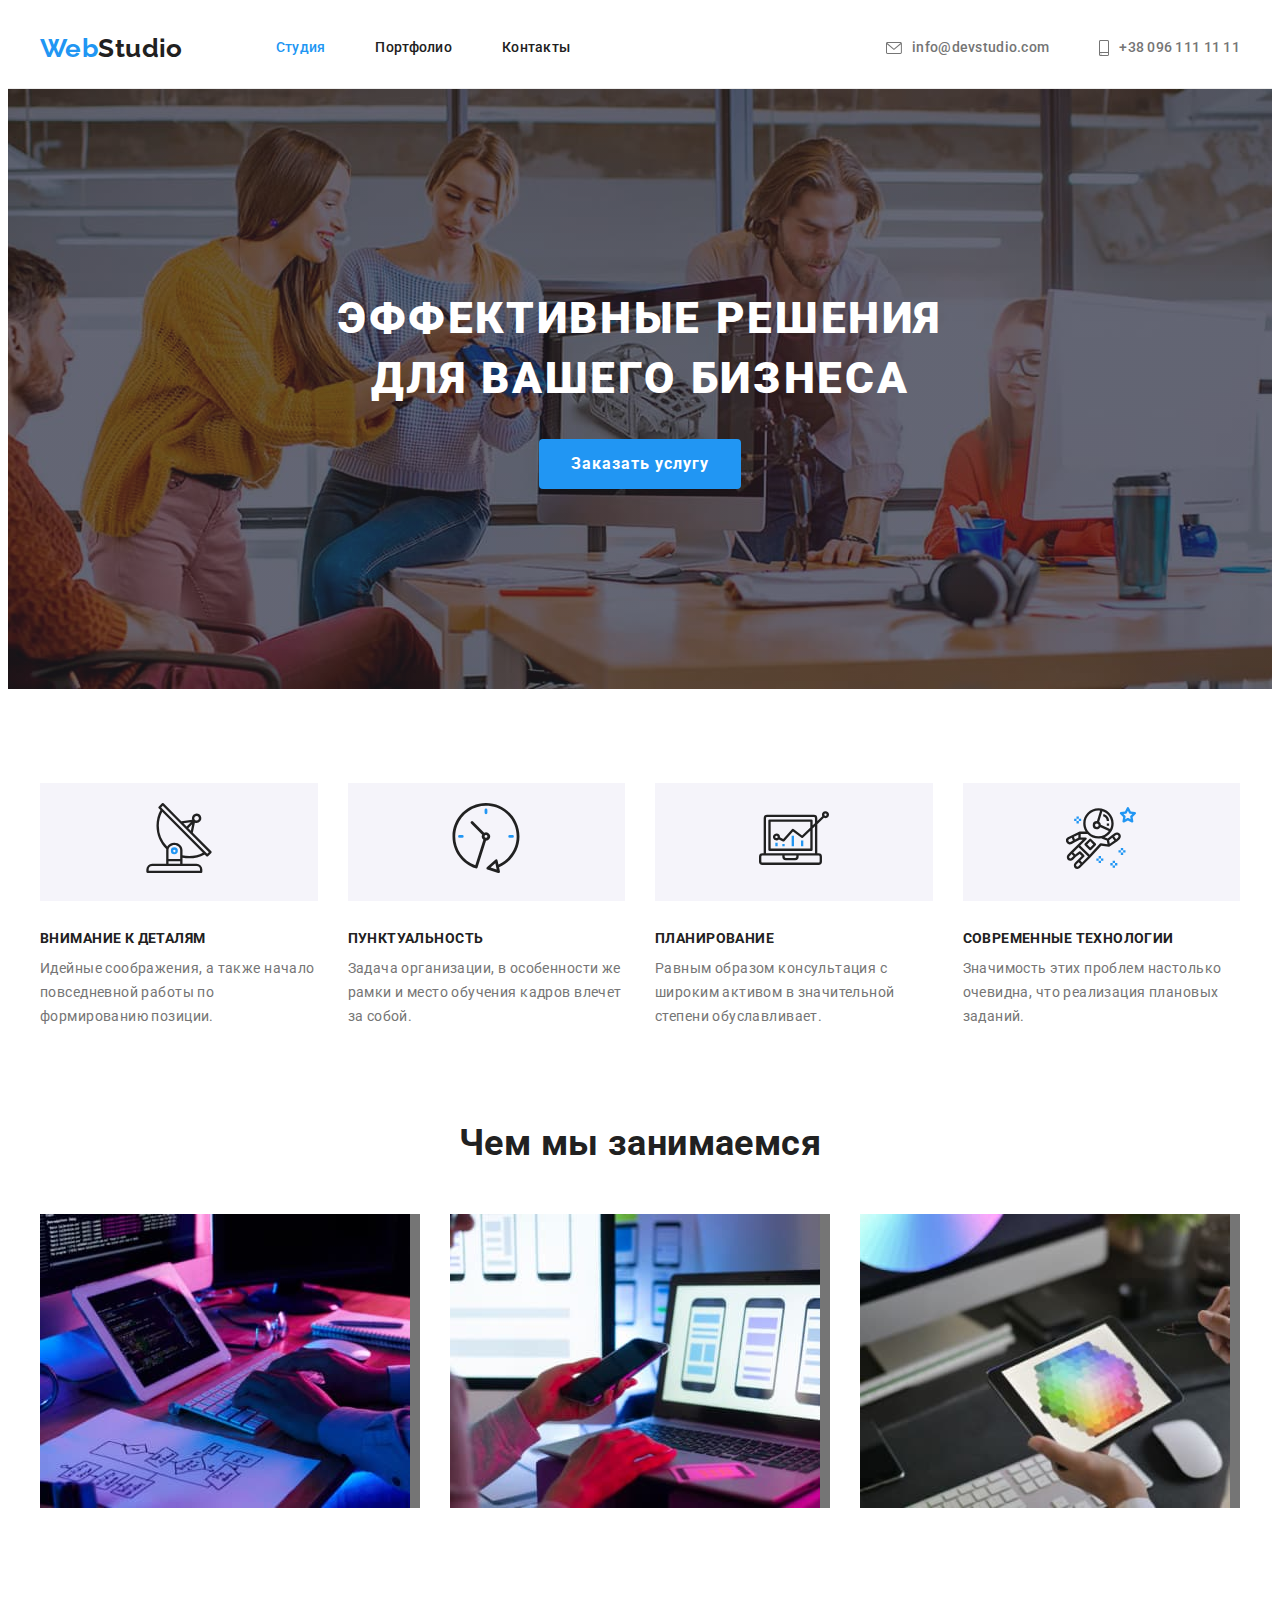
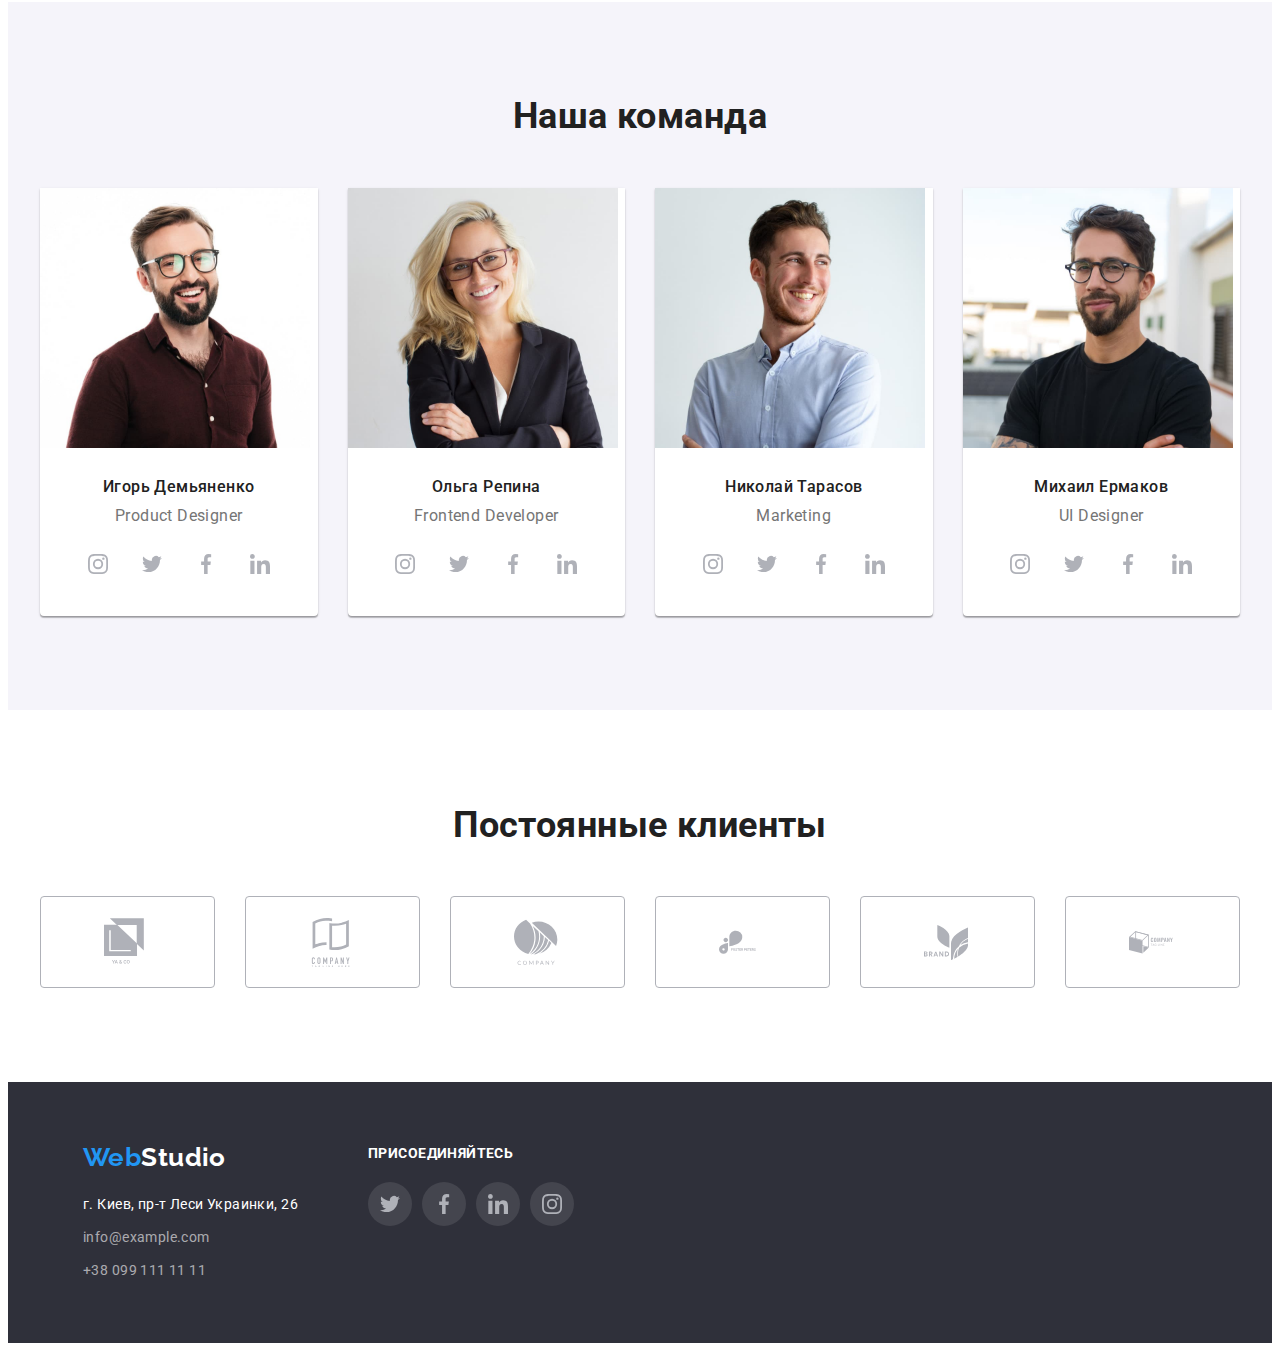
<file: index.html>
<!DOCTYPE html>
<html lang="ru">
  <head>
    <meta charset="UTF-8" />
    <meta name="viewport" content="width=device-width, initial-scale=1.0" />
    <meta http-equiv="X-UA-Compatible" content="IE=Edge" />
    <title>Web Studio | Версия 2.0</title>
    <meta
      name="description"
      content="Вторая версия культового макета Web Studio"
    />
    <link
      href="https://fonts.googleapis.com/css2?family=Raleway:wght@700&family=Roboto:wght@400;500;700;900&display=fallback"
      rel="stylesheet"
    />
    <link
      rel="stylesheet"
      href="https://cdnjs.cloudflare.com/ajax/libs/modern-normalize/0.7.0/modern-normalize.min.css"
      integrity="sha512-yp4nScgc3FLGSJK6gj7q+YzX4ApX8ifljxvw3x5oYG4Js/u7ABw/U+pP31kefS2iz83pHbwe+Le2WvcosArp6Q=="
      crossorigin="anonymous"
    />
    <link rel="stylesheet" href="./css/styles.css" />
  </head>
  <body>
    <header class="header">
      <div class="container main-nav">
        <nav class="navbar">
          <!-- Логототип в хедере -->
          <a href="./index.html" class="logo"><span>Web</span>Studio</a>

          <!-- Меню в хедере -->
          <ul class="site-nav list">
            <li class="item">
              <a href="./index.html" class="link current">Студия</a>
            </li>
            <li class="item">
              <a href="./portfolio.html" class="link">Портфолио</a>
            </li>
            <li class="item"><a href="#" class="link">Контакты</a></li>
          </ul>
        </nav>

        <!-- Контакты в хедере -->
        <ul class="nav-contacts list">
          <li class="item">
            <a href="mailto:info@devstudio.com" class="link">
              <div class="contacts-icons">
                <svg class="header-mail" width="16" height="12">
                  <use href="./images/sprite.svg#icon-head-mail"></use>
                </svg>

                info@devstudio.com
              </div></a
            >
          </li>
          <li class="item">
            <a href="tel:+380961111111" class="link">
              <div class="contacts-icons">
                <svg class="header-phone" width="10" height="16">
                  <use href="./images/sprite.svg#icon-head-phone"></use>
                </svg>

                +38 096 111 11 11
              </div>
            </a>
          </li>
        </ul>
      </div>
    </header>

    <main>
      <!-- Секция Hero -->
      <section class="hero">
        <div class="hero-content">
          <h1 class="hero-title">
            Эффективные решения<br />для вашего бизнеса
          </h1>
          <button type="button" class="button-order">Заказать услугу</button>
        </div>
      </section>

      <!-- Секция с преимуществами -->
      <section class="features">
        <div class="container">
          <ul class="features-list list">
            <li class="item">
              <div class="features-img">
                <svg class="features-icon" width="70" height="70">
                  <use href="./images/sprite.svg#icon-antenna"></use>
                </svg>
              </div>
              <h3 class="features-title">Внимание к деталям</h3>
              <p class="features-text">
                Идейные соображения, а также начало повседневной работы по
                формированию позиции.
              </p>
            </li>
            <li class="item">
              <div class="features-img">
                <svg class="features-icon" width="70" height="70">
                  <use href="./images/sprite.svg#icon-clock"></use>
                </svg>
              </div>
              <h3 class="features-title">Пунктуальность</h3>
              <p class="features-text">
                Задача организации, в особенности же рамки и место обучения
                кадров влечет за собой.
              </p>
            </li>
            <li class="item">
              <div class="features-img">
                <svg class="features-icon" width="70" height="70">
                  <use href="./images/sprite.svg#icon-diagram"></use>
                </svg>
              </div>
              <h3 class="features-title">Планирование</h3>
              <p class="features-text">
                Равным образом консультация с широким активом в значительной
                степени обуславливает.
              </p>
            </li>
            <li class="item">
              <div class="features-img">
                <svg class="features-icon" width="70" height="70">
                  <use href="./images/sprite.svg#icon-astronaut"></use>
                </svg>
              </div>
              <h3 class="features-title">Современные технологии</h3>
              <p class="features-text">
                Значимость этих проблем настолько очевидна, что реализация
                плановых заданий.
              </p>
            </li>
          </ul>
        </div>
      </section>

      <!-- Секция Чем мы занимаемся -->
      <section class="photos">
        <div class="container">
          <h2 class="photos-title">Чем мы занимаемся</h2>
          <ul class="photos-list list">
            <li class="photos-item">
              <img
                src="./images/whattodo-1.jpg"
                alt="Человек печатает текст на клавиатуре"
                width="370"
                height="294"
              />
            </li>
            <li class="photos-item">
              <img
                src="./images/whattodo-2.jpg"
                alt="Человек смотрит на смартфон перед ноутбуком"
                width="370"
                height="294"
              />
            </li>
            <li class="photos-item">
              <img
                src="./images/whattodo-3.jpg"
                alt="Цветовая палитра на экране планшета"
                width="370"
                height="294"
              />
            </li>
          </ul>
        </div>
      </section>

      <!-- Секция с фотографиями команды -->
      <section class="team">
        <div class="container">
          <h2 class="team-title">Наша команда</h2>
          <ul class="team-list list">
            <li class="team-item">
              <img
                src="./images/team-1.jpg"
                alt="Мужчина в очках и с бородой"
                title="Игорь Демьяненко"
                width="270"
                height="260"
              />
              <div class="team-content">
                <h3 class="team-name">Игорь Демьяненко</h3>
                <p class="team-text">Product Designer</p>
                <ul class="social list">
                  <li class="social-item">
                    <a href="#" class="social-link" aria-label="Instagramm">
                      <svg class="social-icon" width="20" height="20">
                        <use href="./images/sprite.svg#icon-instagram"></use>
                      </svg>
                    </a>
                  </li>
                  <li class="social-item">
                    <a href="#" class="social-link" aria-label="Twitter">
                      <svg class="social-icon" width="20" height="20">
                        <use href="./images/sprite.svg#icon-twitter"></use>
                      </svg>
                    </a>
                  </li>
                  <li class="social-item">
                    <a href="#" class="social-link" aria-label="Facebook">
                      <svg class="social-icon" width="20" height="20">
                        <use href="./images/sprite.svg#icon-facebook"></use>
                      </svg>
                    </a>
                  </li>
                  <li class="social-item">
                    <a href="#" class="social-link" aria-label="LinkedIn">
                      <svg class="social-icon" width="20" height="20">
                        <use href="./images/sprite.svg#icon-linkedin"></use>
                      </svg>
                    </a>
                  </li>
                </ul>
              </div>
            </li>
            <li class="team-item">
              <img
                src="./images/team-2.jpg"
                alt="Женщина-блондинка в очках и костюме"
                title="Ольга Репина"
                width="270"
                height="260"
              />
              <div class="team-content">
                <h3 class="team-name">Ольга Репина</h3>
                <p class="team-text">Frontend Developer</p>
                <ul class="social list">
                  <li class="social-item">
                    <a href="#" class="social-link">
                      <svg class="social-icon" width="20" height="20">
                        <use href="./images/sprite.svg#icon-instagram"></use>
                      </svg>
                    </a>
                  </li>
                  <li class="social-item">
                    <a href="#" class="social-link">
                      <svg class="social-icon" width="20" height="20">
                        <use href="./images/sprite.svg#icon-twitter"></use>
                      </svg>
                    </a>
                  </li>
                  <li class="social-item">
                    <a href="#" class="social-link">
                      <svg class="social-icon" width="20" height="20">
                        <use href="./images/sprite.svg#icon-facebook"></use>
                      </svg>
                    </a>
                  </li>
                  <li class="social-item">
                    <a href="#" class="social-link">
                      <svg class="social-icon" width="20" height="20">
                        <use href="./images/sprite.svg#icon-linkedin"></use>
                      </svg>
                    </a>
                  </li>
                </ul>
              </div>
            </li>
            <li class="team-item">
              <img
                src="./images/team-3.jpg"
                alt="Мужчина в светлой рубашке"
                title="Николай Тарасов"
                width="270"
                height="260"
              />
              <div class="team-content">
                <h3 class="team-name">Николай Тарасов</h3>
                <p class="team-text">Marketing</p>
                <ul class="social list">
                  <li class="social-item">
                    <a href="#" class="social-link">
                      <svg class="social-icon" width="20" height="20">
                        <use href="./images/sprite.svg#icon-instagram"></use>
                      </svg>
                    </a>
                  </li>
                  <li class="social-item">
                    <a href="#" class="social-link">
                      <svg class="social-icon" width="20" height="20">
                        <use href="./images/sprite.svg#icon-twitter"></use>
                      </svg>
                    </a>
                  </li>
                  <li class="social-item">
                    <a href="#" class="social-link">
                      <svg class="social-icon" width="20" height="20">
                        <use href="./images/sprite.svg#icon-facebook"></use>
                      </svg>
                    </a>
                  </li>
                  <li class="social-item">
                    <a href="#" class="social-link">
                      <svg class="social-icon" width="20" height="20">
                        <use href="./images/sprite.svg#icon-linkedin"></use>
                      </svg>
                    </a>
                  </li>
                </ul>
              </div>
            </li>
            <li class="team-item">
              <img
                src="./images/team-4.jpg"
                alt="Мужчина в очках, с бородой, в темной футболке"
                title="Михаил Ермаков"
                width="270"
                height="260"
              />
              <div class="team-content">
                <h3 class="team-name">Михаил Ермаков</h3>
                <p class="team-text">UI Designer</p>
                <ul class="social list">
                  <li class="social-item">
                    <a href="#" class="social-link">
                      <svg class="social-icon" width="20" height="20">
                        <use href="./images/sprite.svg#icon-instagram"></use>
                      </svg>
                    </a>
                  </li>
                  <li class="social-item">
                    <a href="#" class="social-link">
                      <svg class="social-icon" width="20" height="20">
                        <use href="./images/sprite.svg#icon-twitter"></use>
                      </svg>
                    </a>
                  </li>
                  <li class="social-item">
                    <a href="#" class="social-link">
                      <svg class="social-icon" width="20" height="20">
                        <use href="./images/sprite.svg#icon-facebook"></use>
                      </svg>
                    </a>
                  </li>
                  <li class="social-item">
                    <a href="#" class="social-link">
                      <svg class="social-icon" width="20" height="20">
                        <use href="./images/sprite.svg#icon-linkedin"></use>
                      </svg>
                    </a>
                  </li>
                </ul>
              </div>
            </li>
          </ul>
        </div>
      </section>

      <!-- Секция Постоянные клиенты -->
      <section class="clients">
        <div class="container">
          <h2 class="clients-title">Постоянные клиенты</h2>
          <ul class="clients-list list">
            <li class="clients-item">
              <a href="#" class="clients-link" aria-label="Company site-1">
                <svg class="clients-icon" width="44" height="49">
                  <use href="./images/sprite.svg#icon-logo-1"></use>
                </svg>
              </a>
            </li>
            <li class="clients-item">
              <a href="#" class="clients-link" aria-label="Company site-2">
                <svg class="clients-icon" width="44" height="49">
                  <use href="./images/sprite.svg#icon-logo-2"></use>
                </svg>
              </a>
            </li>
            <li class="clients-item">
              <a href="#" class="clients-link" aria-label="Company site-3">
                <svg class="clients-icon" width="44" height="49">
                  <use href="./images/sprite.svg#icon-logo-3"></use>
                </svg>
              </a>
            </li>
            <li class="clients-item">
              <a href="#" class="clients-link" aria-label="Company site-4">
                <svg class="clients-icon" width="44" height="49">
                  <use href="./images/sprite.svg#icon-logo-4"></use>
                </svg>
              </a>
            </li>
            <li class="clients-item">
              <a href="#" class="clients-link" aria-label="Company site-5">
                <svg class="clients-icon" width="44" height="49">
                  <use href="./images/sprite.svg#icon-logo-5"></use>
                </svg>
              </a>
            </li>
            <li class="clients-item">
              <a href="#" class="clients-link" aria-label="Company site-6">
                <svg class="clients-icon" width="44" height="49">
                  <use href="./images/sprite.svg#icon-logo-6"></use>
                </svg>
              </a>
            </li>
          </ul>
        </div>
      </section>
    </main>

    <footer class="footer">
      <div class="container">
        <div class="footer-blocks">
          <div class="address">
            <!-- Логотип в футере -->
            <a href="./index.html" class="footer-logo"
              ><span>Web</span>Studio</a
            >

            <!-- Контакты в футере -->
            <address class="footer-adress">
              <p class="footer-map">г. Киев, пр-т Леси Украинки, 26</p>
              <a href="mailto:info@example.com" class="link"
                >info@example.com</a
              >
              <a href="tel:+380991111111" class="link">+38 099 111 11 11</a>
            </address>
          </div>

          <div class="network-block">
            <b class="network-title">Присоединяйтесь</b>
            <ul class="network-list list">
              <li class="network-item">
                <a href="#" class="network-link" aria-label="Twiter">
                  <svg class="network-icon" width="20" height="20">
                    <use href="./images/sprite.svg#icon-twitter"></use>
                  </svg>
                </a>
              </li>
              <li class="network-item">
                <a href="#" class="network-link" aria-label="Facebook">
                  <svg class="network-icon" width="20" height="20">
                    <use href="./images/sprite.svg#icon-facebook"></use>
                  </svg>
                </a>
              </li>
              <li class="network-item">
                <a href="#" class="network-link" aria-label="LinkedIn">
                  <svg class="network-icon" width="20" height="20">
                    <use href="./images/sprite.svg#icon-linkedin"></use>
                  </svg>
                </a>
              </li>
              <li class="network-item">
                <a href="#" class="network-link" aria-label="Instagram">
                  <svg class="network-icon" width="20" height="20">
                    <use href="./images/sprite.svg#icon-instagram"></use>
                  </svg>
                </a>
              </li>
            </ul>
          </div>
        </div>
      </div>
    </footer>
  </body>
</html>
</file>
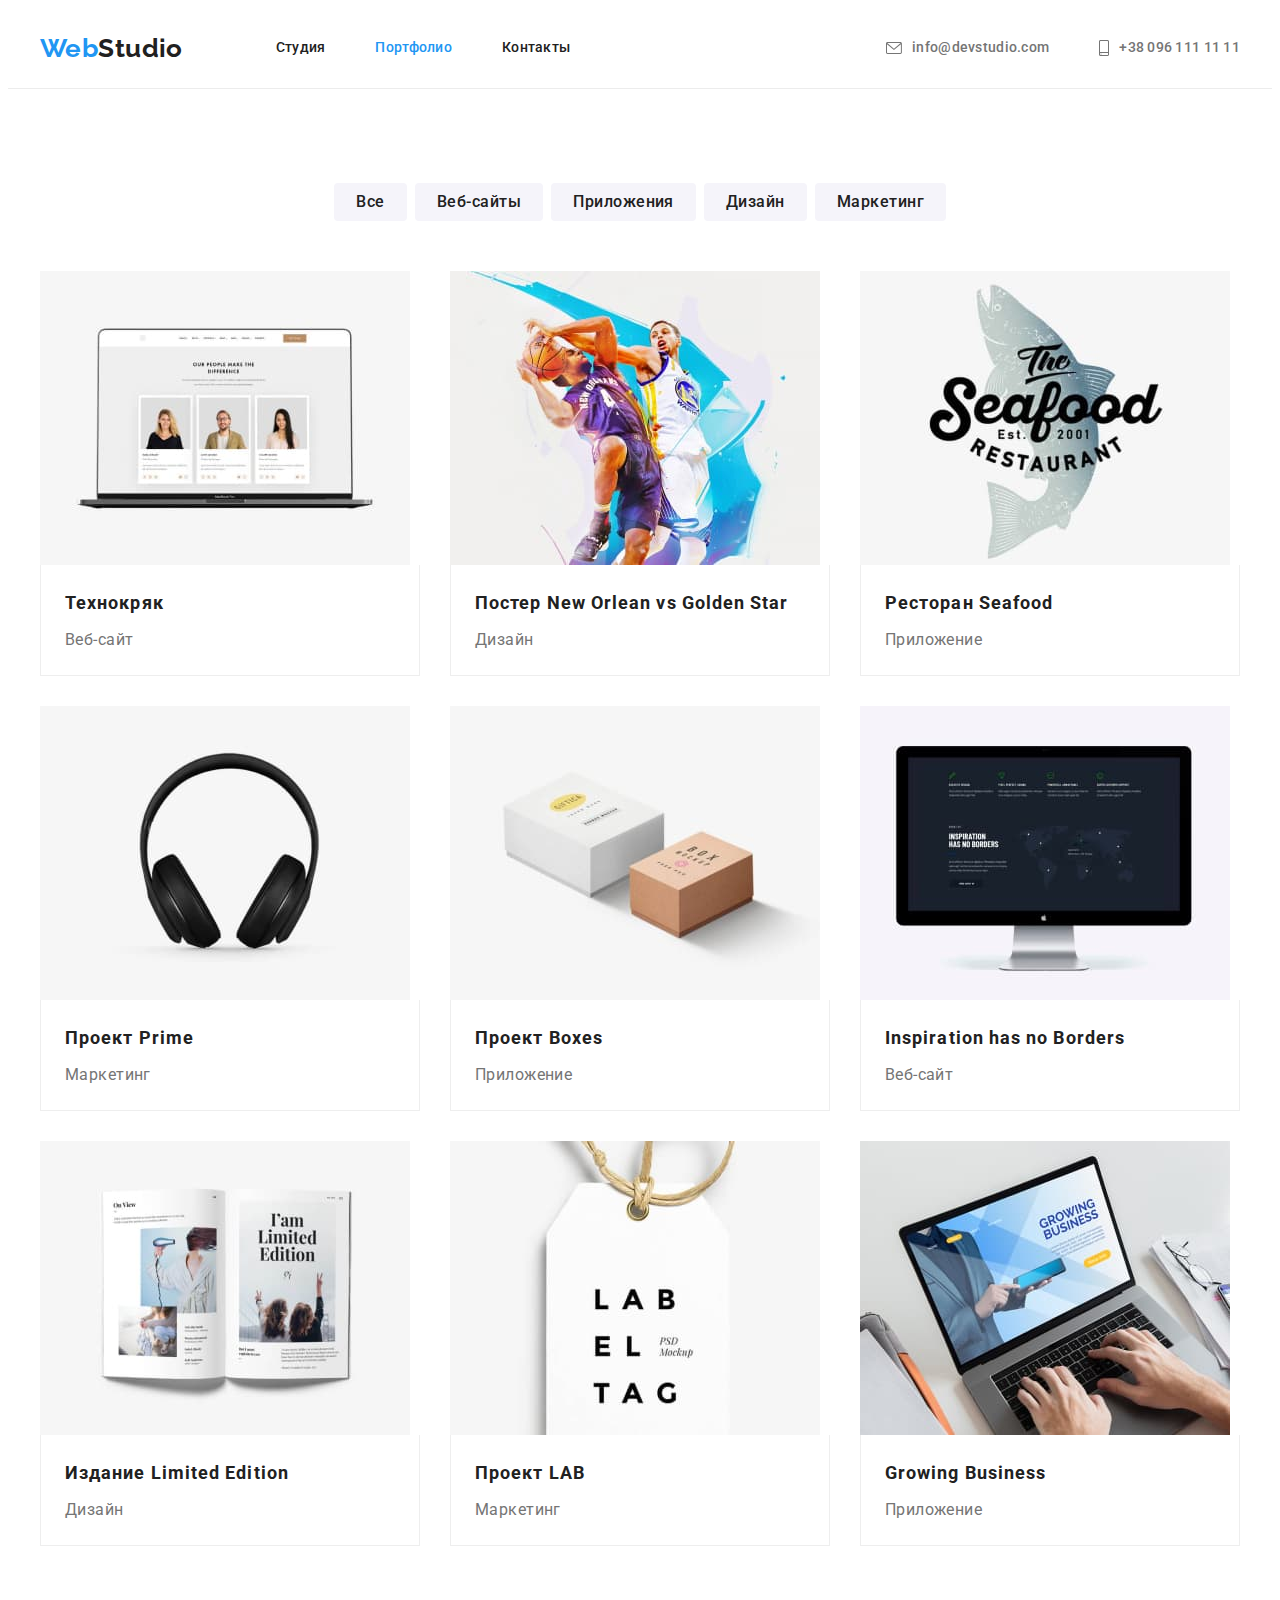
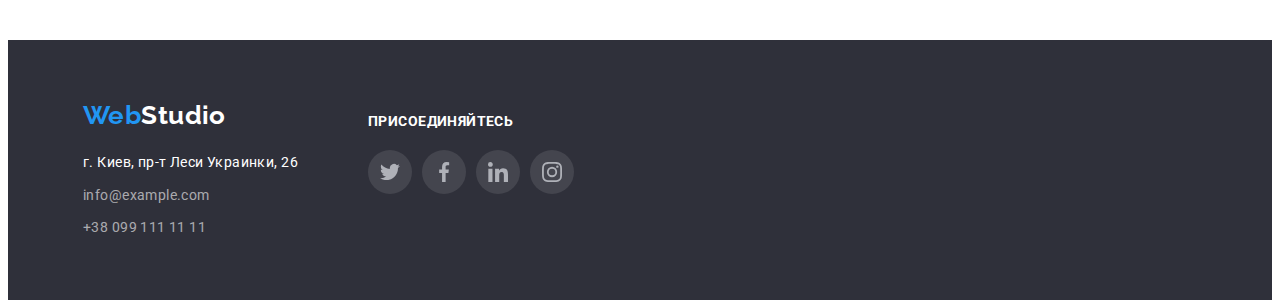
<file: portfolio.html>
<!DOCTYPE html>
<html lang="ru">
  <head>
    <meta charset="UTF-8" />
    <meta name="viewport" content="width=device-width, initial-scale=1.0" />
    <meta http-equiv="X-UA-Compatible" content="IE=Edge" />
    <title>Web Studio | Версия 2.0</title>
    <meta
      name="description"
      content="Вторая версия культового макета Web Studio"
    />
    <link
      href="https://fonts.googleapis.com/css2?family=Raleway:wght@700&family=Roboto:wght@400;500;700;900&display=swap"
      rel="stylesheet"
    />
    <link
      rel="stylesheet"
      href="https://cdnjs.cloudflare.com/ajax/libs/modern-normalize/0.7.0/modern-normalize.min.css"
      integrity="sha512-yp4nScgc3FLGSJK6gj7q+YzX4ApX8ifljxvw3x5oYG4Js/u7ABw/U+pP31kefS2iz83pHbwe+Le2WvcosArp6Q=="
      crossorigin="anonymous"
    />
    <link rel="stylesheet" href="./css/styles.css" />
  </head>
  <body>
    <header class="header">
      <div class="container main-nav">
        <nav class="navbar">
          <!-- Логототип в хедере -->
          <a href="./index.html" class="logo"><span>Web</span>Studio</a>

          <!-- Меню в хедере -->
          <ul class="site-nav list">
            <li class="item">
              <a href="./index.html" class="link">Студия</a>
            </li>
            <li class="item">
              <a href="./portfolio.html" class="link current">Портфолио</a>
            </li>
            <li class="item"><a href="#" class="link">Контакты</a></li>
          </ul>
        </nav>

        <!-- Контакты в хедере -->
        <ul class="nav-contacts list">
          <li class="item">
            <a href="mailto:info@devstudio.com" class="link">
              <div class="contacts-icons">
                <svg class="header-mail" width="16" height="12">
                  <use href="./images/sprite.svg#icon-head-mail"></use>
                </svg>

                info@devstudio.com
              </div></a
            >
          </li>
          <li class="item">
            <a href="tel:+380961111111" class="link">
              <div class="contacts-icons">
                <svg class="header-phone" width="10" height="16">
                  <use href="./images/sprite.svg#icon-head-phone"></use>
                </svg>

                +38 096 111 11 11
              </div>
            </a>
          </li>
        </ul>
      </div>
    </header>

    <main>
      <div class="container">
        <section class="portfolio-section">
          <!-- Кнопки-фильтры -->
          <ul class="filters list">
            <li class="filters-item">
              <button type="button" class="filters-button">Все</button>
            </li>

            <li class="filters-item">
              <button type="button" class="filters-button">Веб-сайты</button>
            </li>
            <li class="filters-item">
              <button type="button" class="filters-button">Приложения</button>
            </li>
            <li class="filters-item">
              <button type="button" class="filters-button">Дизайн</button>
            </li>
            <li class="filters-item">
              <button type="button" class="filters-button">Маркетинг</button>
            </li>
          </ul>

          <!-- Портфолио -->
          <ul class="portfolio list">
            <li class="portfolio-item">
              <a href="#" class="portfolio-link">
                <div class="portfolio-image">
                  <img
                    src="./images/portfolio-1.jpg"
                    alt="Пример сайта"
                    width="370"
                    height="294"
                  />
                </div>
                <div class="portfolio-content">
                  <h2 class="portfolio-title">Технокряк</h2>
                  <p class="portfolio-text">Веб-сайт</p>
                </div>
              </a>
            </li>

            <li class="portfolio-item">
              <a href="#" class="portfolio-link">
                <img
                  src="./images/portfolio-2.jpg"
                  alt="Два мужчины играют в баскетбол"
                  width="370"
                  height="294"
                />
                <div class="portfolio-content">
                  <h2 class="portfolio-title">
                    Постер New Orlean vs Golden Star
                  </h2>
                  <p class="portfolio-text">Дизайн</p>
                </div>
              </a>
            </li>
            <li class="portfolio-item">
              <a href="#" class="portfolio-link">
                <img
                  src="./images/portfolio-3.jpg"
                  alt="Логотип ресторана с рыбой на фоне"
                  width="370"
                  height="294"
                />
                <div class="portfolio-content">
                  <h2 class="portfolio-title">Ресторан Seafood</h2>
                  <p class="portfolio-text">Приложение</p>
                </div>
              </a>
            </li>
            <li class="portfolio-item">
              <a href="#" class="portfolio-link">
                <img
                  src="./images/portfolio-4.jpg"
                  alt="Наушники"
                  width="370"
                  height="294"
                />
                <div class="portfolio-content">
                  <h2 class="portfolio-title">Проект Prime</h2>
                  <p class="portfolio-text">Маркетинг</p>
                </div>
              </a>
            </li>
            <li class="portfolio-item">
              <a href="#" class="portfolio-link">
                <img
                  src="./images/portfolio-5.jpg"
                  alt="Две коробки"
                  width="370"
                  height="294"
                />
                <div class="portfolio-content">
                  <h2 class="portfolio-title">Проект Boxes</h2>
                  <p class="portfolio-text">Приложение</p>
                </div>
              </a>
            </li>
            <li class="portfolio-item">
              <a href="#" class="portfolio-link">
                <img
                  src="./images/portfolio-6.jpg"
                  alt="Карта мира на темном фоне"
                  width="370"
                  height="294"
                />
                <div class="portfolio-content">
                  <h2 class="portfolio-title">Inspiration has no Borders</h2>
                  <p class="portfolio-text">Веб-сайт</p>
                </div>
              </a>
            </li>
            <li class="portfolio-item">
              <a href="#" class="portfolio-link">
                <img
                  src="./images/portfolio-7.jpg"
                  alt="Разворот книги"
                  width="370"
                  height="294"
                />
                <div class="portfolio-content">
                  <h2 class="portfolio-title">Издание Limited Edition</h2>
                  <p class="portfolio-text">Дизайн</p>
                </div>
              </a>
            </li>
            <li class="portfolio-item">
              <a href="#" class="portfolio-link">
                <img
                  src="./images/portfolio-8.jpg"
                  alt="Белая бирка"
                  width="370"
                  height="294"
                />
                <div class="portfolio-content">
                  <h2 class="portfolio-title">Проект LAB</h2>
                  <p class="portfolio-text">Маркетинг</p>
                </div>
              </a>
            </li>
            <li class="portfolio-item">
              <a href="#" class="portfolio-link">
                <img
                  src="./images/portfolio-9.jpg"
                  alt="Человек печаает на ноутбуке"
                  width="370"
                  height="294"
                />
                <div class="portfolio-content">
                  <h2 class="portfolio-title">Growing Business</h2>
                  <p class="portfolio-text">Приложение</p>
                </div>
              </a>
            </li>
          </ul>
        </section>
      </div>
    </main>
    <footer class="footer">
      <div class="container">
        <div class="footer-blocks">
          <div class="address">
            <!-- Логотип в футере -->
            <a href="./index.html" class="footer-logo"
              ><span>Web</span>Studio</a
            >

            <!-- Контакты в футере -->
            <address class="footer-adress">
              <p class="footer-map">г. Киев, пр-т Леси Украинки, 26</p>
              <a href="mailto:info@example.com" class="link"
                >info@example.com</a
              >
              <a href="tel:+380991111111" class="link">+38 099 111 11 11</a>
            </address>
          </div>

          <div class="network-block">
            <h3 class="network-title">Присоединяйтесь</h3>
            <ul class="network-list list">
              <li class="network-item">
                <a href="#" class="network-link" aria-label="Twiter">
                  <svg class="network-icon" width="20" height="20">
                    <use href="./images/sprite.svg#icon-twitter"></use>
                  </svg>
                </a>
              </li>
              <li class="network-item">
                <a href="#" class="network-link" aria-label="Facebook">
                  <svg class="network-icon" width="20" height="20">
                    <use href="./images/sprite.svg#icon-facebook"></use>
                  </svg>
                </a>
              </li>
              <li class="network-item">
                <a href="#" class="network-link" aria-label="LinkedIn">
                  <svg class="network-icon" width="20" height="20">
                    <use href="./images/sprite.svg#icon-linkedin"></use>
                  </svg>
                </a>
              </li>
              <li class="network-item">
                <a href="#" class="network-link" aria-label="Instagramm">
                  <svg class="network-icon" width="20" height="20">
                    <use href="./images/sprite.svg#icon-instagram"></use>
                  </svg>
                </a>
              </li>
            </ul>
          </div>
        </div>
      </div>
    </footer>
  </body>
</html>
</file>
<file: css/styles.css>
/* цвет основного текста #757575 */
/* вторичный цвет текста #212121 */
/* цвет фона #FFFFFF */
/* вторичный цвет фона #2f303a */
/* дополнительный цвет фона #f5f4fa */
/* svg цвет */
/* акцент #2196F3 */

:root {
  --primary-text-color: #757575;
  --second-text-color: #212121;
  --accent-color: #2196f3;
  --primary-bg-color: #ffffff;
  --second-bg-color: #2f303a;
  --additional-background-color: #f5f4fa;
  --svg-color: #afb1b8;
}

body {
  background-color: var(--primary-bg-color);
  color: var(--primary-text-color);

  font-family: Roboto, sans-serif;
  letter-spacing: 0.03em;
  font-size: 14px;
  line-height: 1.71;
}

/* Утилиты */

.list {
  padding: 0;
  margin: 0;
  list-style: none;
}

.container {
  margin-left: auto;
  margin-right: auto;
  padding: 0 15px;

  width: 1200px;
}

img {
  display: block;
  max-width: 100%;
  height: auto;
}

.visually-hidden {
  position: absolute;
  width: 1px;
  height: 1px;
  margin: -1px;
  border: 0;
  padding: 0;
  clip: rect(0 0 0 0);
  overflow: hidden;
}

/* Header */

.header {
  border-bottom: 1px solid #ececec;
}

.main-nav {
  display: flex;
  align-items: center;
}

.navbar {
  display: flex;
  align-items: center;
}

/* Логотип в хедере */

.logo {
  margin-right: 93px;

  color: var(--second-text-color);

  font-family: Raleway, sans-serif;
  font-weight: 700;
  font-size: 26px;
  line-height: 1.19;
  text-decoration: none;
}

.logo span {
  color: var(--accent-color);
}

/* Меню в хедере */

.site-nav {
  display: flex;
}

.site-nav .item:not(:last-child) {
  margin-right: 50px;
}

.site-nav .link {
  display: block;
  padding-top: 32px;
  padding-bottom: 32px;
  color: var(--second-text-color);

  font-weight: 500;
  font-size: 14px;
  line-height: 1.14;
  letter-spacing: 0.02em;
  text-decoration: none;
}

.site-nav .link:hover,
.site-nav .link:focus,
.nav-contacts .link:hover,
.nav-contacts .link:focus,
.site-nav .link.current,
.footer-adress .link:hover,
.footer-adress .link:focus {
  color: var(--accent-color);
}

/* Контакты в хедере */

.nav-contacts {
  display: flex;
  margin-left: auto;
}

.nav-contacts .item:not(:last-child) {
  margin-right: 50px;
}

.header-mail {
  margin-right: 10px;
  width: 16px;
  height: 12px;

  fill: currentColor;
}

.header-phone {
  margin-right: 10px;
  width: 10px;
  height: 16px;

  fill: currentColor;
}

.nav-contacts .link {
  color: var(--primary-text-color);

  font-weight: 500;
  font-size: 14px;
  line-height: 1.14;
  letter-spacing: 0.02em;
  text-decoration: none;
}

.contacts-icons {
  display: flex;
  align-items: center;
}

/* Секция Hero */

.hero {
  display: flex;
  align-items: center;
  margin-left: auto;
  margin-right: auto;
  max-width: 1600px;
  min-height: 600px;

  background-color: var(--second-bg-color);
  background-image: linear-gradient(
      to right,
      rgba(47, 48, 58, 0.4),
      rgba(47, 48, 58, 0.4)
    ),
    url(../images/hero-img.jpg);
  background-repeat: no-repeat;
  background-size: cover;
  background-position: center;
}

.hero-content {
  margin-right: auto;
  margin-left: auto;
  max-width: 696px;

  text-align: center;
}

.hero-title {
  margin-top: 0;
  margin-bottom: 30px;

  color: var(--primary-bg-color);

  font-weight: 900;
  font-size: 44px;
  line-height: 1.36;
  letter-spacing: 0.06em;
  text-transform: uppercase;
}

/* Hero button */

.button-order {
  display: inline-block;
  padding: 10px 32px;
  min-width: 200px;
  height: 50px;
  border-radius: 4px;
  border: 0px solid transparent;

  background-color: var(--accent-color);
  color: var(--primary-bg-color);

  font-family: inherit;
  font-weight: 700;
  font-size: 16px;
  line-height: 1.87;
  letter-spacing: 0.06em;

  cursor: pointer;
}

.button-order:hover,
.button-order:focus {
  box-shadow: 0px 4px 4px rgba(0, 0, 0, 0.15);
}

/* Преимущества */

.features {
  padding-top: 94px;
}

.features-list {
  display: flex;
}

.features .item {
  width: calc((100% - 90px) / 4);
}

.features .item:not(:last-child) {
  margin-right: 30px;
}

.features-img {
  margin-bottom: 30px;
  padding: 20px 100px;
  text-align: center;

  background-color: var(--additional-background-color);
}

.features-icon {
  width: 70px;
  height: 70px;
}

.features-title {
  margin-top: 0;
  margin-bottom: 10px;

  color: var(--second-text-color);

  font-weight: 700;
  font-size: 14px;
  line-height: 1.14;
  text-transform: uppercase;
}

.features-text {
  margin-top: 0;
  margin-bottom: 0;
}

/* Секция Чем мы занимаемся  */

.photos {
  padding-top: 94px;
  padding-bottom: 94px;
}

.photos-list {
  display: flex;
}

.photos-item {
  background-color: var(--primary-text-color);
}

.photos-item {
  width: calc((100% - 60px) / 3);
}

.photos-item:not(:last-child) {
  margin-right: 30px;
}

/* Тайтлы Чем мы занимаемся + Наша команда */

.photos-title,
.team-title {
  margin-top: 0;
  margin-bottom: 50px;

  color: var(--second-text-color);

  font-weight: 700;
  font-size: 36px;
  line-height: 1.16;
  text-align: center;
}

/* Секция с фотографиями команды */

.team {
  padding-top: 94px;
  padding-bottom: 94px;

  background-color: var(--additional-background-color);
}

.team-list {
  display: flex;
}

.team-item {
  width: calc((100% - 90px) / 4);

  background-color: var(--primary-bg-color);
  box-shadow: 0px 1px 3px rgba(0, 0, 0, 0.12), 0px 1px 1px rgba(0, 0, 0, 0.14),
    0px 2px 1px rgba(0, 0, 0, 0.2);
  border-bottom-right-radius: 4px;
  border-bottom-left-radius: 4px;
}

.team-item:not(:last-child) {
  margin-right: 30px;
}

.team-content {
  padding: 30px 32px;
  text-align: center;
}

.team-name {
  margin-top: 0;
  margin-bottom: 10px;

  color: var(--second-text-color);

  font-weight: 500;
  font-size: 16px;
  line-height: 1.18;
}

.team-text {
  margin-top: 0;
  margin-bottom: 16px;

  font-size: 16px;
  line-height: 1.18;
}

.social {
  display: flex;
  justify-content: center;
}

.social-item:not(:last-child) {
  margin-right: 10px;
}

.social-link {
  display: flex;
  justify-content: center;
  align-items: center;
  width: 44px;
  height: 44px;

  border-radius: 50%;
}

.social-link:hover,
.social-link:focus {
  background-color: var(--accent-color);
}

.social-link:hover .social-icon,
.social-link:focus .social-icon {
  fill: var(--primary-bg-color);
}

.social-icon,
.network-icon {
  width: 20px;
  height: 20px;
  fill: var(--svg-color);
}

/* Секция Постоянные клиенты */

.clients {
  padding-top: 94px;
  padding-bottom: 94px;
}

.clients-title {
  margin-top: 0;
  margin-bottom: 50px;

  color: var(--second-text-color);

  font-weight: 700;
  font-size: 36px;
  line-height: 1.17;
  text-align: center;
}

.clients-list {
  display: flex;
  justify-content: center;
}

.clients-item {
  width: calc((100% - 30px * 5) / 6);
  height: 90px;

  border: 1px solid var(--svg-color);
  border-radius: 4px;
}

.clients-item:hover,
.clients-item:focus {
  border-color: var(--accent-color);
}

.clients-item:not(:last-child) {
  margin-right: 30px;
}

.clients-link {
  display: flex;
  justify-content: center;
  align-items: center;
  width: 170px;
  height: 90px;
}

.clients-link:hover .clients-icon,
.clients-link:focus .clients-icon {
  fill: var(--accent-color);
}

.clients-icon {
  width: 44px;
  height: 49px;
  fill: var(--svg-color);
}

/* Страница портфолио */

.portfolio-section {
  padding: 94px 0;
}

/* Кнопки-фильтры */

.filters {
  display: flex;
  justify-content: center;
  margin-bottom: 50px;
}

.filters-item:not(:last-child) {
  margin-right: 8px;
}

.filters-button {
  display: inline-block;
  padding: 6px 22px;
  min-width: 73px;
  height: 38px;
  border-radius: 4px;
  border: 0px solid transparent;

  background-color: var(--additional-background-color);
  color: var(--second-text-color);

  font-family: inherit;
  font-weight: 500;
  font-size: 16px;
  line-height: 1.62;
  text-align: center;
  letter-spacing: 0.03em;
}

.filters-button:hover,
.filters-button:focus {
  box-shadow: 0px 4px 4px rgba(0, 0, 0, 0.15);

  background-color: var(--accent-color);
  color: var(--primary-bg-color);

  cursor: pointer;
}

/* Сетка портфолио */

.portfolio {
  display: flex;
  flex-wrap: wrap;
}

.portfolio-item {
  width: calc((100% - 60px) / 3);
  margin-right: 30px;
  margin-bottom: 30px;
}

.portfolio-item:nth-child(3n) {
  margin-right: 0px;
}

.portfolio-item:nth-last-child(-n + 3) {
  margin-bottom: 0px;
}

.portfolio-item:hover,
.portfolio-item:focus {
  box-shadow: 0px 1px 1px rgba(0, 0, 0, 0.12), 0px 4px 4px rgba(0, 0, 0, 0.06),
    1px 4px 6px rgba(0, 0, 0, 0.16);
}

.portfolio-link {
  text-decoration: none;
}

/* Пустой div для будущего дополнения картинки 

.portfolio-image {

} */

.portfolio-content {
  padding: 20px 24px;

  border-right-width: 1px;
  border-right-style: solid;
  border-right-color: #eeeeee;

  border-bottom-width: 1px;
  border-bottom-style: solid;
  border-bottom-color: #eeeeee;

  border-left-width: 1px;
  border-left-style: solid;
  border-left-color: #eeeeee;
}

.portfolio-title {
  margin-top: 0;
  margin-bottom: 4px;

  color: var(--second-text-color);

  font-weight: 700;
  font-size: 18px;
  line-height: 2;
  letter-spacing: 0.06em;
}

.portfolio-text {
  margin: 0;

  color: var(--primary-text-color);

  font-size: 16px;
  line-height: 1.87;
}

/* Footer */

.footer {
  padding: 60px 60px;

  background-color: var(--second-bg-color);
  color: var(--primary-bg-color);
}

.footer-blocks {
  display: flex;
}

.address {
  margin-right: 70px;
}

/* Лого в футере */

.footer-logo {
  display: inline-block;
  margin-bottom: 20px;

  color: var(--primary-bg-color);

  font-family: Raleway, sans-serif;
  font-weight: 700;
  font-size: 26px;
  line-height: 1.19;
  text-decoration: none;
}

.footer-logo span {
  color: var(--accent-color);
}

/* Контакты в футере */

.footer-adress {
  display: flex;
  flex-direction: column;

  font-style: normal;
}

.footer-adress .link {
  margin-bottom: 9px;

  color: rgba(255, 255, 255, 0.6);

  text-decoration: none;
}

.footer-adress .link:last-child {
  margin-bottom: 0;
}

.footer-map {
  margin-top: 0;
  margin-bottom: 9px;
}

/* Соц сети в футере */

.network-list {
  display: flex;
}

.network-item:not(:last-child) {
  margin-right: 10px;
}

.network-link {
  display: flex;
  justify-content: center;
  align-items: center;
  width: 44px;
  height: 44px;
  background-color: rgba(255, 255, 255, 0.1);

  border-radius: 50%;
}

.network-link:hover,
.network-link:focus {
  background-color: var(--accent-color);
}

.network-link:hover .network-icon,
.network-link:focus .network-icon {
  fill: var(--additional-background-color);
}

/* .network-icon {
  width: 20px;
  height: 20px;

  fill: var(--svg-color);
} */

.network-title {
  /* margin-top: 0; */
  display: inline-block;
  margin-bottom: 20px;
  font-family: Roboto;
  /* font-weight: 700; */
  font-size: 14px;
  line-height: 1.14;
  text-transform: uppercase;
}
</file>
